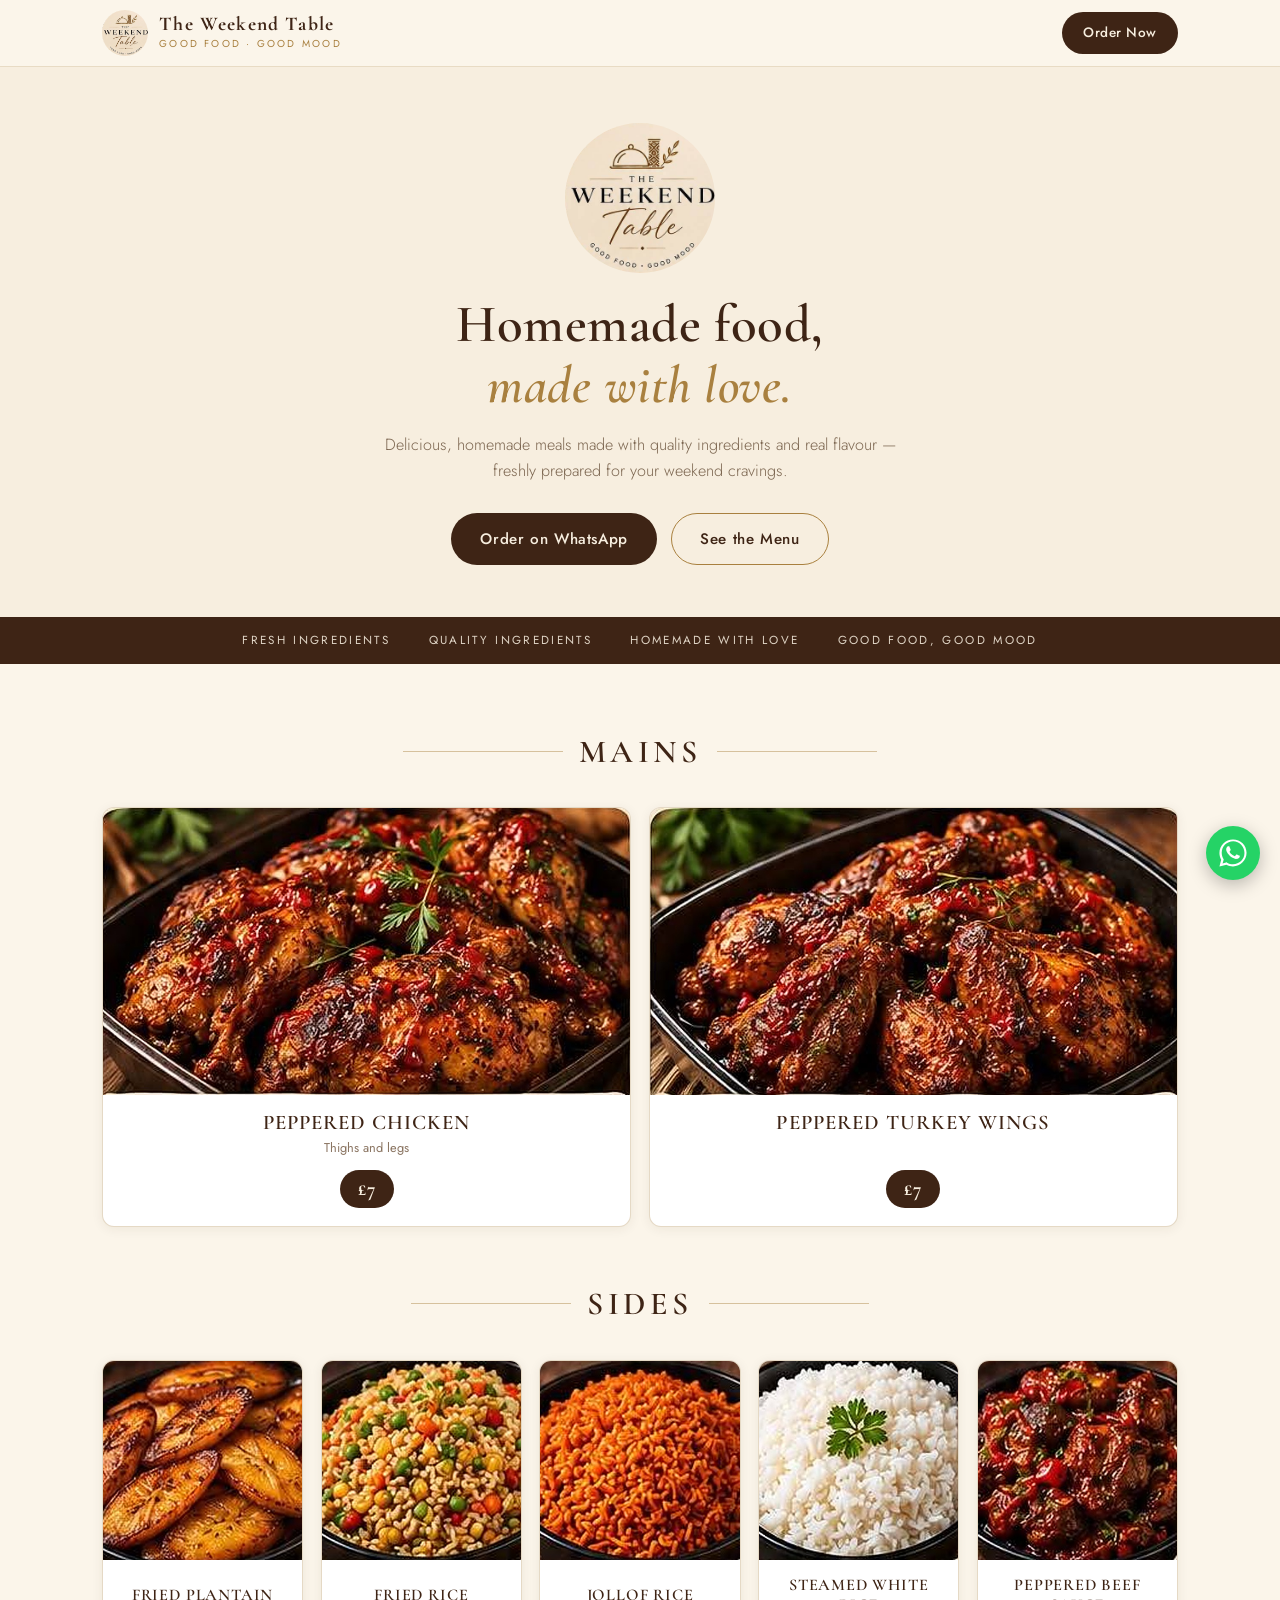
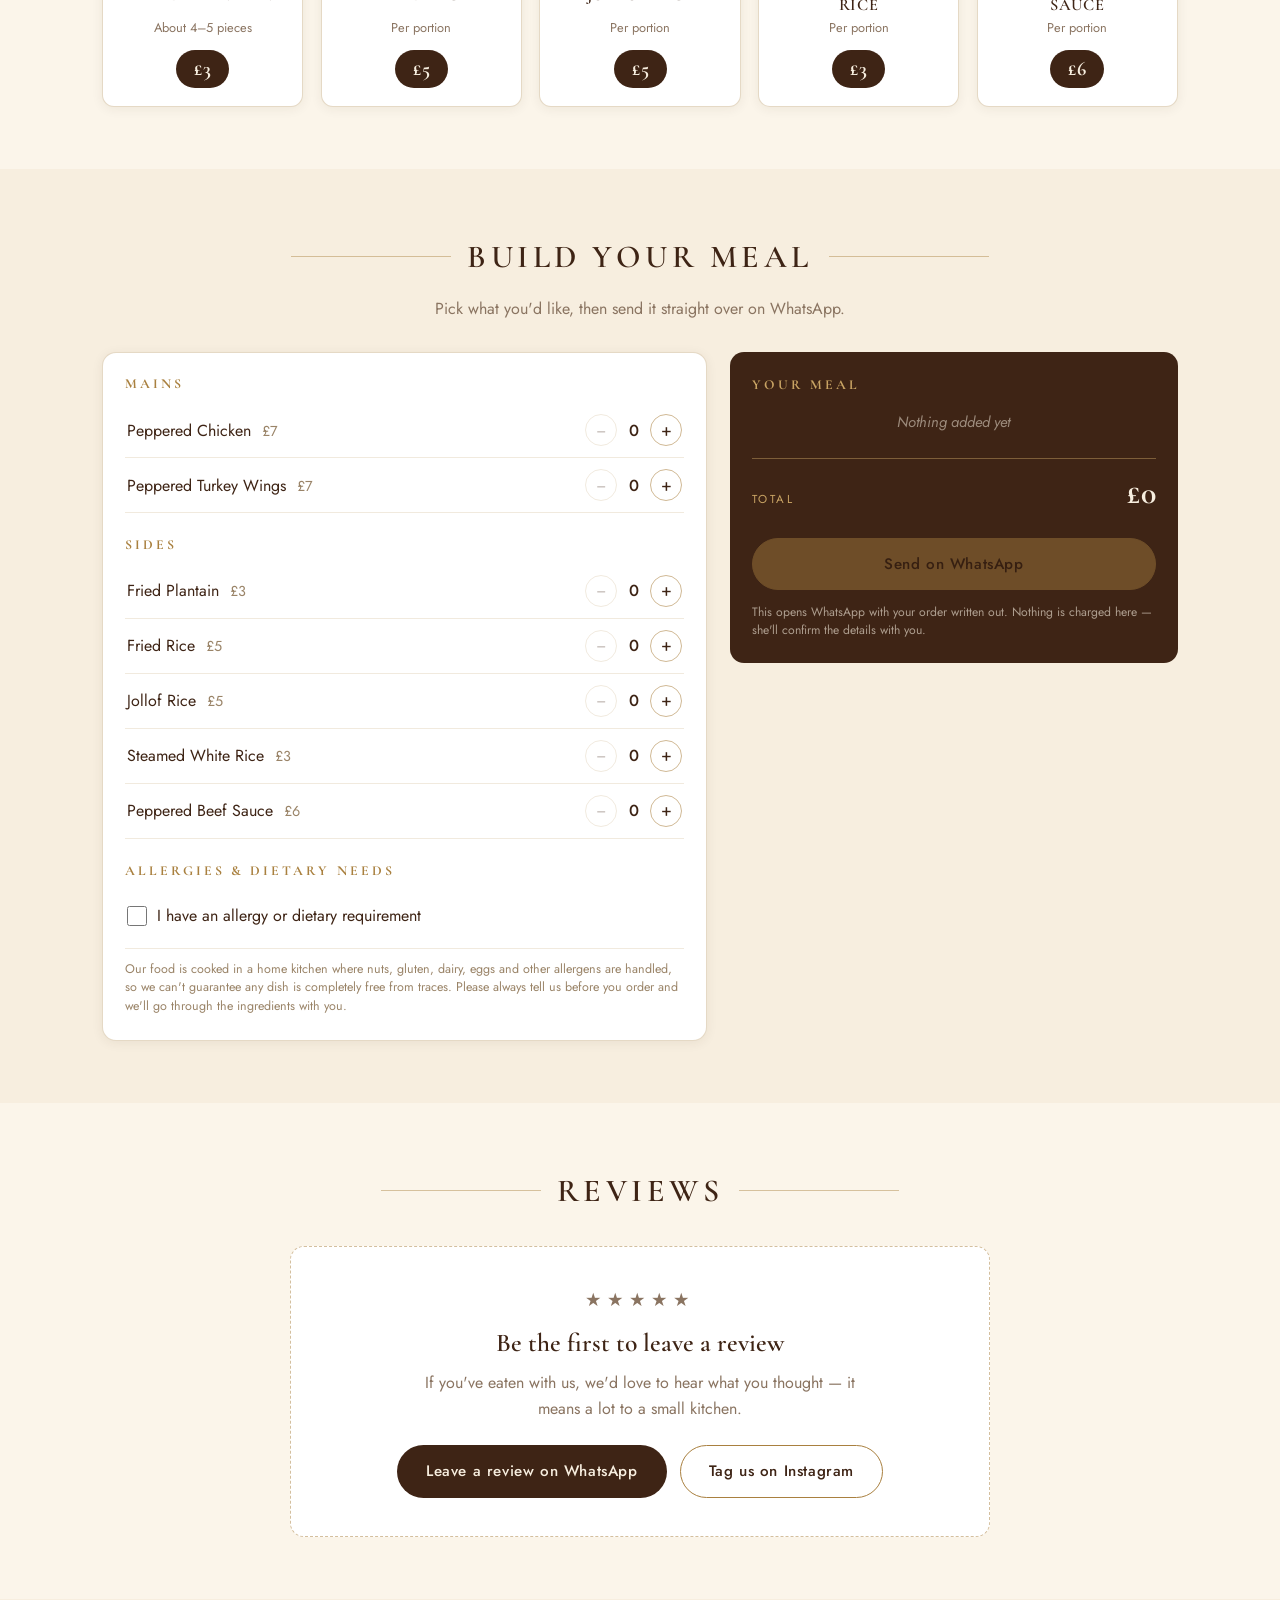
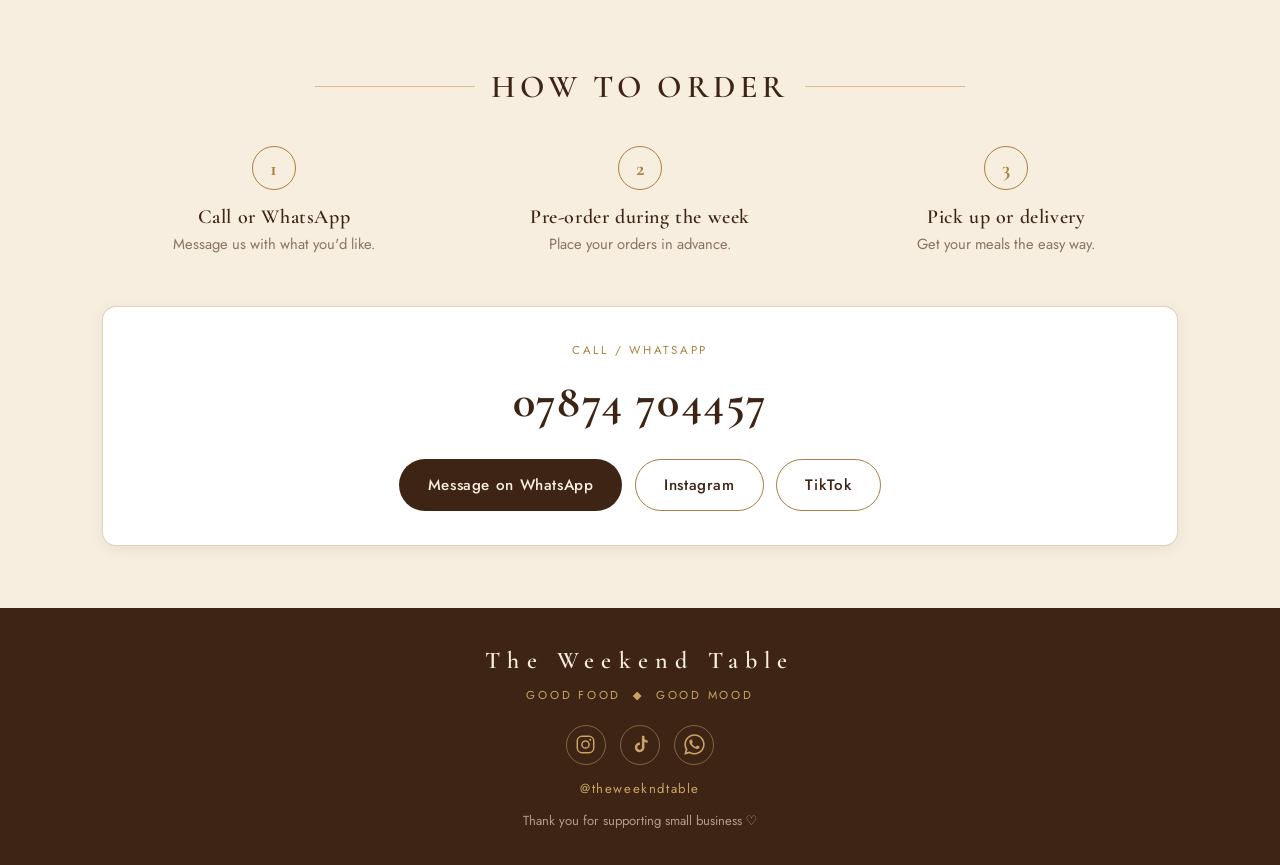
<file: index.html>
<!DOCTYPE html>
<html lang="en">
<head>
<meta charset="UTF-8">
<meta name="viewport" content="width=device-width, initial-scale=1.0">
<title>The Weekend Table — Good Food, Good Mood</title>
<meta name="description" content="Homemade food, made with love. Peppered chicken, turkey wings, jollof and fried rice. Pre-order during the week. Call or WhatsApp 07874 704457.">
<link rel="preconnect" href="https://fonts.googleapis.com">
<link rel="preconnect" href="https://fonts.gstatic.com" crossorigin>
<link href="https://fonts.googleapis.com/css2?family=Cormorant+Garamond:wght@500;600;700&family=Jost:wght@300;400;500;600&display=swap" rel="stylesheet">
<link rel="stylesheet" href="styles.css">
</head>
<body>

<header class="site-header">
  <div class="wrap header-inner">
    <a href="#top" class="brand">
      <img src="assets/logo.jpg" alt="The Weekend Table" class="brand-mark">
      <span class="brand-text">
        <strong>The Weekend Table</strong>
        <em>Good food &middot; Good mood</em>
      </span>
    </a>
    <a href="#build" class="btn btn-solid btn-sm">Order Now</a>
  </div>
</header>

<!-- Hero -->
<section class="hero" id="top">
  <div class="wrap hero-inner">
    <img src="assets/logo.jpg" alt="The Weekend Table" class="hero-logo">
    <h1>Homemade food,<br><span class="script">made with love.</span></h1>
    <p>Delicious, homemade meals made with quality ingredients and real flavour &mdash; freshly prepared for your weekend cravings.</p>
    <div class="hero-actions">
      <a href="https://wa.me/447874704457" class="btn btn-solid" target="_blank" rel="noopener">Order on WhatsApp</a>
      <a href="#menu" class="btn btn-ghost-dark">See the Menu</a>
    </div>
  </div>
</section>

<!-- Trust strip -->
<div class="strip">
  <div class="wrap strip-inner">
    <span>Fresh ingredients</span>
    <span>Quality ingredients</span>
    <span>Homemade with love</span>
    <span>Good food, good mood</span>
  </div>
</div>

<!-- Menu -->
<section class="section" id="menu">
  <div class="wrap">
    <h2 class="rule">Mains</h2>
    <div class="grid grid-2">
      <article class="card">
        <div class="card-img" style="background-image:url('assets/mains-chicken.jpg')"></div>
        <div class="card-body">
          <h3>Peppered Chicken</h3>
          <p>Thighs and legs</p>
          <span class="price">£7</span>
        </div>
      </article>
      <article class="card">
        <div class="card-img" style="background-image:url('assets/mains-turkey.jpg')"></div>
        <div class="card-body">
          <h3>Peppered Turkey Wings</h3>
          <p>&nbsp;</p>
          <span class="price">£7</span>
        </div>
      </article>
    </div>

    <h2 class="rule">Sides</h2>
    <div class="grid grid-5">
      <article class="card card-sm">
        <div class="card-img" style="background-image:url('assets/side-plantain.jpg')"></div>
        <div class="card-body">
          <h3>Fried Plantain</h3>
          <p>About 4&ndash;5 pieces</p>
          <span class="price">£3</span>
        </div>
      </article>
      <article class="card card-sm">
        <div class="card-img" style="background-image:url('assets/side-friedrice.jpg')"></div>
        <div class="card-body">
          <h3>Fried Rice</h3>
          <p>Per portion</p>
          <span class="price">£5</span>
        </div>
      </article>
      <article class="card card-sm">
        <div class="card-img" style="background-image:url('assets/side-jollof.jpg')"></div>
        <div class="card-body">
          <h3>Jollof Rice</h3>
          <p>Per portion</p>
          <span class="price">£5</span>
        </div>
      </article>
      <article class="card card-sm">
        <div class="card-img" style="background-image:url('assets/side-whiterice.jpg')"></div>
        <div class="card-body">
          <h3>Steamed White Rice</h3>
          <p>Per portion</p>
          <span class="price">£3</span>
        </div>
      </article>
      <article class="card card-sm">
        <div class="card-img" style="background-image:url('assets/side-beef.jpg')"></div>
        <div class="card-body">
          <h3>Peppered Beef Sauce</h3>
          <p>Per portion</p>
          <span class="price">£6</span>
        </div>
      </article>
    </div>
  </div>
</section>

<!-- Build a meal -->
<section class="section section-alt" id="build">
  <div class="wrap">
    <h2 class="rule">Build Your Meal</h2>
    <p class="build-lead">Pick what you'd like, then send it straight over on WhatsApp.</p>

    <div class="build-box">
      <div class="build-col">
        <h4>Mains</h4>
        <div class="pick" data-name="Peppered Chicken" data-price="7">
          <span class="pick-name">Peppered Chicken <em>£7</em></span>
          <span class="stepper">
            <button type="button" class="minus" aria-label="Remove one Peppered Chicken">&minus;</button>
            <output class="qty">0</output>
            <button type="button" class="plus" aria-label="Add one Peppered Chicken">+</button>
          </span>
        </div>
        <div class="pick" data-name="Peppered Turkey Wings" data-price="7">
          <span class="pick-name">Peppered Turkey Wings <em>£7</em></span>
          <span class="stepper">
            <button type="button" class="minus" aria-label="Remove one Peppered Turkey Wings">&minus;</button>
            <output class="qty">0</output>
            <button type="button" class="plus" aria-label="Add one Peppered Turkey Wings">+</button>
          </span>
        </div>

        <h4>Sides</h4>
        <div class="pick" data-name="Fried Plantain" data-price="3">
          <span class="pick-name">Fried Plantain <em>£3</em></span>
          <span class="stepper">
            <button type="button" class="minus" aria-label="Remove one Fried Plantain">&minus;</button>
            <output class="qty">0</output>
            <button type="button" class="plus" aria-label="Add one Fried Plantain">+</button>
          </span>
        </div>
        <div class="pick" data-name="Fried Rice" data-price="5">
          <span class="pick-name">Fried Rice <em>£5</em></span>
          <span class="stepper">
            <button type="button" class="minus" aria-label="Remove one Fried Rice">&minus;</button>
            <output class="qty">0</output>
            <button type="button" class="plus" aria-label="Add one Fried Rice">+</button>
          </span>
        </div>
        <div class="pick" data-name="Jollof Rice" data-price="5">
          <span class="pick-name">Jollof Rice <em>£5</em></span>
          <span class="stepper">
            <button type="button" class="minus" aria-label="Remove one Jollof Rice">&minus;</button>
            <output class="qty">0</output>
            <button type="button" class="plus" aria-label="Add one Jollof Rice">+</button>
          </span>
        </div>
        <div class="pick" data-name="Steamed White Rice" data-price="3">
          <span class="pick-name">Steamed White Rice <em>£3</em></span>
          <span class="stepper">
            <button type="button" class="minus" aria-label="Remove one Steamed White Rice">&minus;</button>
            <output class="qty">0</output>
            <button type="button" class="plus" aria-label="Add one Steamed White Rice">+</button>
          </span>
        </div>
        <div class="pick" data-name="Peppered Beef Sauce" data-price="6">
          <span class="pick-name">Peppered Beef Sauce <em>£6</em></span>
          <span class="stepper">
            <button type="button" class="minus" aria-label="Remove one Peppered Beef Sauce">&minus;</button>
            <output class="qty">0</output>
            <button type="button" class="plus" aria-label="Add one Peppered Beef Sauce">+</button>
          </span>
        </div>

        <h4>Allergies &amp; Dietary Needs</h4>
        <div class="allergy">
          <label class="allergy-check">
            <input type="checkbox" id="allergy-toggle">
            <span>I have an allergy or dietary requirement</span>
          </label>
          <div class="allergy-detail" id="allergy-detail" hidden>
            <label for="allergy-text">Please tell us what to avoid</label>
            <textarea id="allergy-text" rows="2" placeholder="e.g. peanuts, dairy, gluten, shellfish"></textarea>
          </div>
          <p class="allergy-note">Our food is cooked in a home kitchen where nuts, gluten, dairy, eggs and other allergens are handled, so we can't guarantee any dish is completely free from traces. Please always tell us before you order and we'll go through the ingredients with you.</p>
        </div>
      </div>

      <aside class="build-summary">
        <h4>Your Meal</h4>
        <ul id="summary-list"><li class="empty">Nothing added yet</li></ul>
        <p class="summary-total"><span>Total</span><strong id="summary-total">£0</strong></p>
        <a href="https://wa.me/447874704457" id="send-order" class="btn btn-solid" target="_blank" rel="noopener">Send on WhatsApp</a>
        <p class="summary-note">This opens WhatsApp with your order written out. Nothing is charged here &mdash; she'll confirm the details with you.</p>
      </aside>
    </div>
  </div>
</section>

<!-- Reviews -->
<section class="section" id="reviews">
  <div class="wrap">
    <h2 class="rule">Reviews</h2>

    <!--
      REAL REVIEWS GO HERE.
      Copy one block below into .reviews-grid for each genuine customer review,
      then delete the .reviews-empty block underneath.

      <article class="review">
        <p class="review-stars">&#9733;&#9733;&#9733;&#9733;&#9733;</p>
        <blockquote>Their exact words, nothing added.</blockquote>
        <p class="review-by">First name, area</p>
      </article>
    -->
    <div class="reviews-grid"></div>

    <div class="reviews-empty">
      <p class="reviews-stars">&#9733;&#9733;&#9733;&#9733;&#9733;</p>
      <h3>Be the first to leave a review</h3>
      <p>If you've eaten with us, we'd love to hear what you thought &mdash; it means a lot to a small kitchen.</p>
      <div class="reviews-actions">
        <a href="https://wa.me/447874704457?text=Hi!%20I'd%20like%20to%20leave%20a%20review%20for%20The%20Weekend%20Table%3A%0A%0A" class="btn btn-solid" target="_blank" rel="noopener">Leave a review on WhatsApp</a>
        <a href="https://www.instagram.com/theweekndtable" class="btn btn-ghost-dark" target="_blank" rel="noopener">Tag us on Instagram</a>
      </div>
    </div>
  </div>
</section>

<!-- How to order -->
<section class="section section-alt" id="order">
  <div class="wrap">
    <h2 class="rule">How to Order</h2>
    <div class="steps">
      <div class="step">
        <span class="step-n">1</span>
        <h3>Call or WhatsApp</h3>
        <p>Message us with what you'd like.</p>
      </div>
      <div class="step">
        <span class="step-n">2</span>
        <h3>Pre-order during the week</h3>
        <p>Place your orders in advance.</p>
      </div>
      <div class="step">
        <span class="step-n">3</span>
        <h3>Pick up or delivery</h3>
        <p>Get your meals the easy way.</p>
      </div>
    </div>

    <div class="contact-card">
      <p class="contact-label">Call / WhatsApp</p>
      <a href="tel:+447874704457" class="contact-phone">07874 704457</a>
      <div class="contact-actions">
        <a href="https://wa.me/447874704457" class="btn btn-solid" target="_blank" rel="noopener">Message on WhatsApp</a>
        <a href="https://www.instagram.com/theweekndtable" class="btn btn-ghost-dark" target="_blank" rel="noopener">Instagram</a>
        <a href="https://www.tiktok.com/@theweekndtable" class="btn btn-ghost-dark" target="_blank" rel="noopener">TikTok</a>
      </div>
    </div>
  </div>
</section>

<footer class="site-footer">
  <div class="wrap">
    <p class="foot-name">The Weekend Table</p>
    <p class="foot-tag">Good food &nbsp;&#9670;&nbsp; Good mood</p>
    <div class="foot-social">
      <a href="https://www.instagram.com/theweekndtable" target="_blank" rel="noopener" aria-label="Instagram">
        <svg viewBox="0 0 24 24" width="21" height="21" fill="none" stroke="currentColor" stroke-width="1.7" stroke-linecap="round"><rect x="2.6" y="2.6" width="18.8" height="18.8" rx="5.4"/><circle cx="12" cy="12" r="4.1"/><circle cx="17.5" cy="6.5" r="1.1" fill="currentColor" stroke="none"/></svg>
      </a>
      <a href="https://www.tiktok.com/@theweekndtable" target="_blank" rel="noopener" aria-label="TikTok">
        <svg viewBox="0 0 24 24" width="21" height="21" fill="currentColor"><path d="M16.5 2h-2.9v13.3a2.6 2.6 0 1 1-2.2-2.6v-2.9a5.5 5.5 0 1 0 5.1 5.5V8.9a6.4 6.4 0 0 0 3.7 1.2V7.2a3.6 3.6 0 0 1-3.7-3.6V2z"/></svg>
      </a>
      <a href="https://wa.me/447874704457" target="_blank" rel="noopener" aria-label="WhatsApp">
        <svg viewBox="0 0 32 32" width="21" height="21" fill="currentColor"><path d="M16 .5C7.4.5.5 7.4.5 16c0 2.8.7 5.4 2 7.7L.5 31.5l8-2.1c2.2 1.2 4.8 1.9 7.5 1.9 8.6 0 15.5-6.9 15.5-15.5S24.6.5 16 .5zm0 28.3c-2.4 0-4.7-.6-6.7-1.8l-.5-.3-4.7 1.2 1.3-4.6-.3-.5c-1.3-2.1-2-4.5-2-7 0-7.2 5.9-13.1 13.1-13.1S29.1 8.8 29.1 16 23.2 28.8 16 28.8zm7.2-9.8c-.4-.2-2.3-1.1-2.7-1.3-.4-.1-.6-.2-.9.2s-1 1.3-1.2 1.5c-.2.2-.4.3-.8.1s-1.7-.6-3.2-2c-1.2-1-2-2.3-2.2-2.7s0-.6.2-.8c.2-.2.4-.4.5-.7.2-.2.2-.4.4-.6.1-.3 0-.5 0-.7s-.9-2.1-1.2-2.9c-.3-.8-.6-.7-.9-.7h-.7c-.2 0-.6.1-1 .5s-1.3 1.3-1.3 3.1 1.4 3.6 1.5 3.9c.2.2 2.7 4.2 6.6 5.9.9.4 1.6.6 2.2.8.9.3 1.7.2 2.4.1.7-.1 2.3-.9 2.6-1.8.3-.9.3-1.7.2-1.8-.1-.2-.3-.3-.7-.5z"/></svg>
      </a>
    </div>
    <p class="foot-handle">@theweekndtable</p>
    <p class="foot-thanks">Thank you for supporting small business &#9825;</p>
  </div>
</footer>

<a href="https://wa.me/447874704457" class="wa-float" target="_blank" rel="noopener" aria-label="WhatsApp">
  <svg viewBox="0 0 32 32" width="28" height="28" fill="currentColor"><path d="M16 .5C7.4.5.5 7.4.5 16c0 2.8.7 5.4 2 7.7L.5 31.5l8-2.1c2.2 1.2 4.8 1.9 7.5 1.9 8.6 0 15.5-6.9 15.5-15.5S24.6.5 16 .5zm0 28.3c-2.4 0-4.7-.6-6.7-1.8l-.5-.3-4.7 1.2 1.3-4.6-.3-.5c-1.3-2.1-2-4.5-2-7 0-7.2 5.9-13.1 13.1-13.1S29.1 8.8 29.1 16 23.2 28.8 16 28.8zm7.2-9.8c-.4-.2-2.3-1.1-2.7-1.3-.4-.1-.6-.2-.9.2s-1 1.3-1.2 1.5c-.2.2-.4.3-.8.1s-1.7-.6-3.2-2c-1.2-1-2-2.3-2.2-2.7s0-.6.2-.8c.2-.2.4-.4.5-.7.2-.2.2-.4.4-.6.1-.3 0-.5 0-.7s-.9-2.1-1.2-2.9c-.3-.8-.6-.7-.9-.7h-.7c-.2 0-.6.1-1 .5s-1.3 1.3-1.3 3.1 1.4 3.6 1.5 3.9c.2.2 2.7 4.2 6.6 5.9.9.4 1.6.6 2.2.8.9.3 1.7.2 2.4.1.7-.1 2.3-.9 2.6-1.8.3-.9.3-1.7.2-1.8-.1-.2-.3-.3-.7-.5z"/></svg>
</a>

<script src="script.js"></script>
</body>
</html>
</file>
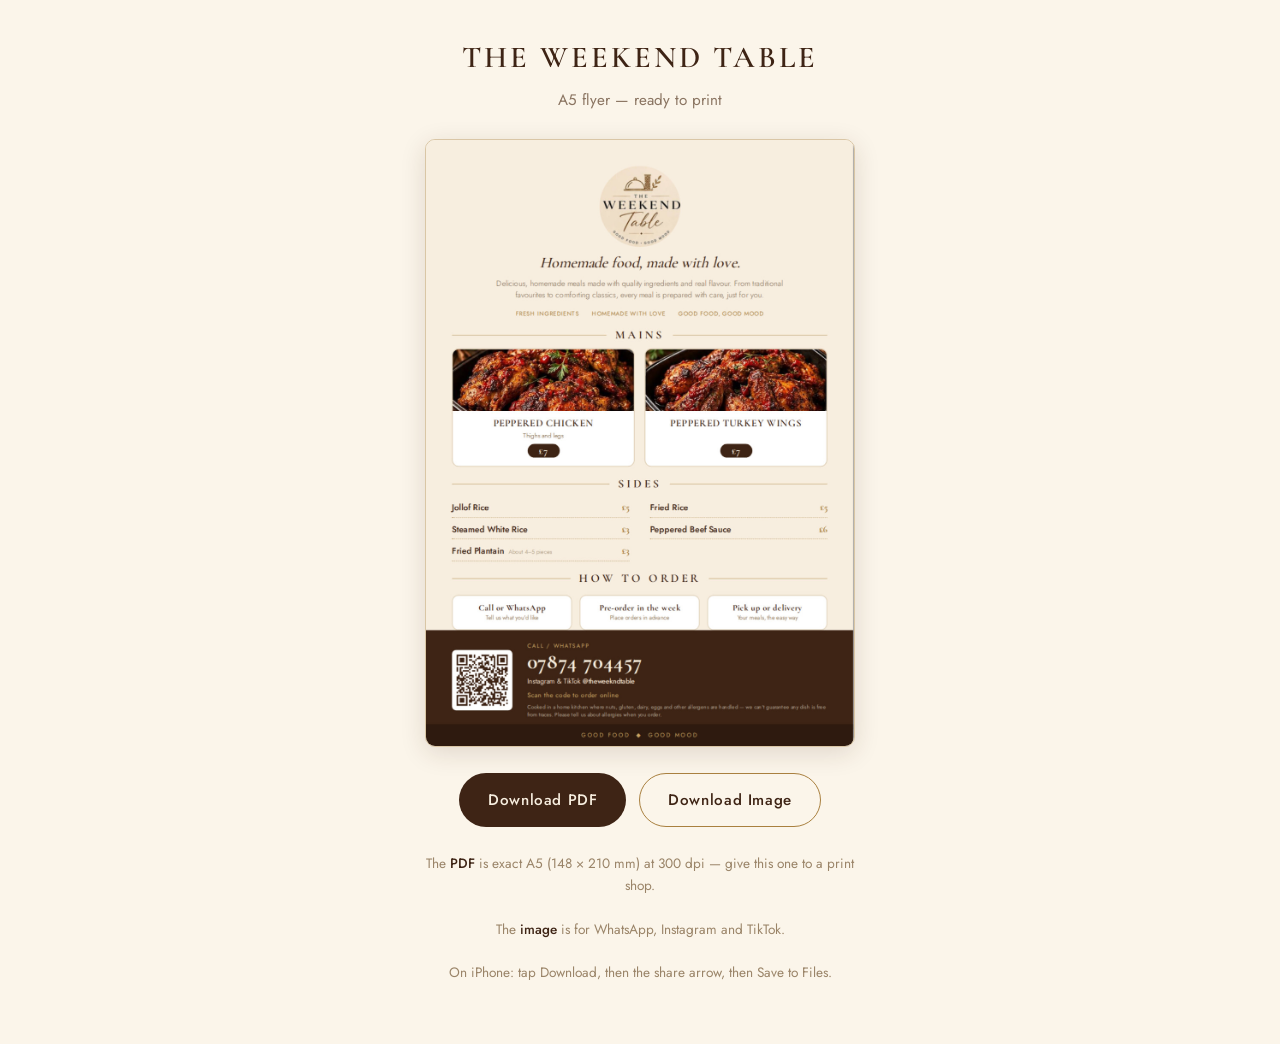
<file: flyer/index.html>
<!DOCTYPE html>
<html lang="en">
<head>
<meta charset="UTF-8">
<meta name="viewport" content="width=device-width, initial-scale=1.0">
<title>The Weekend Table — A5 Flyer Download</title>
<link href="https://fonts.googleapis.com/css2?family=Cormorant+Garamond:wght@600;700&family=Jost:wght@300;400;500&display=swap" rel="stylesheet">
<style>
  *{margin:0;padding:0;box-sizing:border-box}
  body{font-family:'Jost',sans-serif;background:#FBF5EA;color:#4A3526;
    display:flex;flex-direction:column;align-items:center;padding:34px 20px 60px;line-height:1.6}
  h1{font-family:'Cormorant Garamond',serif;font-size:1.9rem;font-weight:600;
    letter-spacing:.1em;text-transform:uppercase;color:#3E2415;text-align:center}
  p.sub{color:#8A7461;margin-top:.35rem;text-align:center;font-size:.95rem}
  img.flyer{max-width:430px;width:100%;margin:26px 0;border:1px solid rgba(169,128,63,.4);
    border-radius:10px;box-shadow:0 6px 26px rgba(62,36,21,.14)}
  .actions{display:flex;gap:.8rem;flex-wrap:wrap;justify-content:center}
  a.btn{display:inline-block;padding:14px 28px;border-radius:999px;font-weight:500;
    font-size:.95rem;letter-spacing:.04em;text-decoration:none;border:1.5px solid transparent;transition:.2s}
  a.solid{background:#3E2415;color:#F7EEDF}
  a.solid:hover{background:#5A3A24}
  a.ghost{border-color:#A9803F;color:#3E2415}
  a.ghost:hover{background:rgba(169,128,63,.12)}
  .note{margin-top:26px;max-width:430px;font-size:.85rem;color:#9A8468;text-align:center}
  .note b{color:#3E2415;font-weight:500}
</style>
</head>
<body>
  <h1>The Weekend Table</h1>
  <p class="sub">A5 flyer &mdash; ready to print</p>
  <img class="flyer" src="preview.jpg" alt="The Weekend Table A5 flyer">
  <div class="actions">
    <a class="btn solid" href="weekend-table-flyer-a5.pdf" target="_blank" rel="noopener">Download PDF</a>
    <a class="btn ghost" href="weekend-table-flyer-a5-hires.png" target="_blank" rel="noopener">Download Image</a>
  </div>
  <p class="note">
    The <b>PDF</b> is exact A5 (148 &times; 210&nbsp;mm) at 300&nbsp;dpi &mdash; give this one to a print shop.<br><br>
    The <b>image</b> is for WhatsApp, Instagram and TikTok.<br><br>
    On iPhone: tap Download, then the share arrow, then Save to Files.
  </p>
</body>
</html>
</file>
<file: styles.css>
:root{
  --cream:#F7EEDF;
  --cream-2:#FBF5EA;
  --brown:#3E2415;
  --brown-2:#5A3A24;
  --gold:#A9803F;
  --gold-soft:#C9A464;
  --ink:#4A3526;
}
*{margin:0;padding:0;box-sizing:border-box}
html{scroll-behavior:smooth}
body{font-family:'Jost',system-ui,sans-serif;color:var(--ink);background:var(--cream-2);line-height:1.6;-webkit-font-smoothing:antialiased}
img{max-width:100%;display:block}
a{color:inherit;text-decoration:none}
.wrap{max-width:1120px;margin:0 auto;padding:0 22px}

/* Buttons */
.btn{display:inline-block;padding:13px 28px;border-radius:999px;font-weight:500;font-size:.95rem;
  letter-spacing:.04em;transition:.2s;border:1.5px solid transparent;white-space:nowrap}
.btn-solid{background:var(--brown);color:var(--cream);}
.btn-solid:hover{background:var(--brown-2)}
.btn-ghost{border-color:rgba(255,255,255,.75);color:#fff}
.btn-ghost:hover{background:rgba(255,255,255,.14)}
.btn-ghost-dark{border-color:var(--gold);color:var(--brown)}
.btn-ghost-dark:hover{background:rgba(169,128,63,.12)}
.btn-sm{padding:9px 20px;font-size:.85rem}

/* Header */
.site-header{position:sticky;top:0;z-index:50;background:rgba(251,245,234,.94);
  backdrop-filter:blur(8px);border-bottom:1px solid rgba(169,128,63,.22)}
.header-inner{display:flex;align-items:center;justify-content:space-between;padding-top:10px;padding-bottom:10px;gap:1rem}
.brand{display:flex;align-items:center;gap:.7rem}
.brand-mark{width:46px;height:46px;border-radius:50%;object-fit:cover}
.brand-text strong{display:block;font-family:'Cormorant Garamond',serif;font-size:1.22rem;
  font-weight:700;letter-spacing:.06em;color:var(--brown);line-height:1.1}
.brand-text em{display:block;font-style:normal;font-size:.63rem;letter-spacing:.22em;
  text-transform:uppercase;color:var(--gold)}

/* Hero — plain cream, matching her menu card */
.hero{position:relative;display:flex;align-items:center;text-align:center;
  background:var(--cream);color:var(--brown);overflow:hidden}
.hero-inner{position:relative;z-index:2;padding:56px 22px 52px}
.hero-logo{width:150px;height:150px;border-radius:50%;object-fit:cover;margin:0 auto 1.3rem}
.hero h1{font-family:'Cormorant Garamond',serif;font-weight:600;font-size:clamp(2.1rem,5.2vw,3.3rem);
  line-height:1.16;letter-spacing:.01em;color:var(--brown)}
.hero h1 .script{color:var(--gold);font-style:italic}
.hero p{max-width:520px;margin:1rem auto 1.8rem;color:#7C6650;font-weight:300;font-size:1.01rem}
.hero-actions{display:flex;gap:.9rem;justify-content:center;flex-wrap:wrap}

/* Trust strip */
.strip{background:var(--brown);color:var(--cream)}
.strip-inner{display:flex;justify-content:center;gap:2.4rem;flex-wrap:wrap;
  padding-top:14px;padding-bottom:14px;font-size:.73rem;letter-spacing:.2em;text-transform:uppercase}
.strip span{opacity:.88}

/* Sections */
.section{padding:62px 0}
.section-alt{background:var(--cream)}
h2.rule{font-family:'Cormorant Garamond',serif;font-weight:600;font-size:2rem;letter-spacing:.14em;
  text-transform:uppercase;color:var(--brown);text-align:center;margin-bottom:1.9rem;
  display:flex;align-items:center;gap:1rem;justify-content:center}
h2.rule::before,h2.rule::after{content:'';height:1px;background:rgba(169,128,63,.45);flex:1;max-width:160px}

/* Cards */
.grid{display:grid;gap:1.1rem}
.grid-2{grid-template-columns:repeat(2,1fr);margin-bottom:3.2rem}
.grid-5{grid-template-columns:repeat(5,1fr)}
.card{background:#fff;border:1px solid rgba(169,128,63,.3);border-radius:12px;overflow:hidden;
  box-shadow:0 2px 12px rgba(62,36,21,.07);transition:.22s}
.card:hover{transform:translateY(-3px);box-shadow:0 10px 24px rgba(62,36,21,.13)}
.card-img{aspect-ratio:460/250;background-size:cover;background-position:center}
.card-sm .card-img{aspect-ratio:1/1}
.card-body{padding:16px 16px 18px;text-align:center}
.card-body h3{font-family:'Cormorant Garamond',serif;font-size:1.3rem;font-weight:600;
  letter-spacing:.05em;color:var(--brown);text-transform:uppercase;line-height:1.2}
.card-sm .card-body h3{font-size:1.02rem;min-height:2.45em;display:flex;align-items:center;justify-content:center}
.card-body p{font-size:.8rem;color:#8A7461;margin-top:.15rem}
.price{display:inline-block;margin-top:.7rem;background:var(--brown);color:var(--cream);
  font-family:'Cormorant Garamond',serif;font-size:1.25rem;font-weight:700;
  padding:3px 18px;border-radius:999px}

/* Build a meal */
.build-lead{text-align:center;color:#8A7461;margin:-1rem 0 1.9rem}
.build-box{display:grid;grid-template-columns:1.35fr 1fr;gap:1.4rem;align-items:start}
.build-col{background:#fff;border:1px solid rgba(169,128,63,.3);border-radius:14px;padding:20px 22px 24px;
  box-shadow:0 2px 12px rgba(62,36,21,.07)}
.build-col h4,.build-summary h4{font-family:'Cormorant Garamond',serif;font-size:.86rem;font-weight:700;
  letter-spacing:.22em;text-transform:uppercase;color:var(--gold);margin:1.3rem 0 .5rem}
.build-col h4:first-child{margin-top:0}
.pick{display:flex;align-items:center;justify-content:space-between;gap:1rem;
  padding:11px 2px;border-bottom:1px solid rgba(169,128,63,.17)}
.pick:last-child{border-bottom:0}
.pick-name{font-size:1rem;color:var(--brown)}
.pick-name em{font-style:normal;color:#9A8468;font-size:.9rem;margin-left:.35rem}
.pick.chosen .pick-name{font-weight:500}
.stepper{display:flex;align-items:center;gap:.1rem;flex:none}
.stepper button{width:32px;height:32px;border-radius:50%;border:1.5px solid rgba(169,128,63,.55);
  background:transparent;color:var(--brown);font-size:1.1rem;line-height:1;cursor:pointer;
  font-family:inherit;transition:.15s}
.stepper button:hover:not(:disabled){background:var(--gold);border-color:var(--gold);color:#fff}
.stepper button:disabled{opacity:.3;cursor:default}
.qty{min-width:30px;text-align:center;font-weight:500;color:var(--brown)}

.allergy{padding-top:.3rem}
.allergy-check{display:flex;align-items:center;gap:.65rem;cursor:pointer;padding:8px 2px}
.allergy-check input{width:20px;height:20px;accent-color:var(--gold);cursor:pointer;flex:none}
.allergy-check span{font-size:1rem;color:var(--brown)}
.allergy-detail{margin:.4rem 0 .2rem}
.allergy-detail label{display:block;font-size:.8rem;color:#8A7461;margin-bottom:.35rem}
.allergy-detail textarea{width:100%;font-family:inherit;font-size:.95rem;color:var(--brown);
  padding:10px 12px;border:1.5px solid rgba(169,128,63,.45);border-radius:10px;
  background:var(--cream-2);resize:vertical}
.allergy-detail textarea:focus{outline:none;border-color:var(--gold)}
.allergy-note{font-size:.78rem;line-height:1.5;color:#9A8468;margin-top:.7rem;
  padding-top:.7rem;border-top:1px solid rgba(169,128,63,.17)}
.summary-allergy{display:block !important;font-size:.85rem !important;color:var(--gold-soft);
  border-bottom:0 !important;padding-top:.6rem !important}

.build-summary{background:var(--brown);color:var(--cream);border-radius:14px;padding:22px 22px 24px;
  position:sticky;top:86px}
.build-summary h4{color:var(--gold-soft);margin-top:0}
#summary-list{list-style:none;margin:0 0 1rem}
#summary-list li{display:flex;justify-content:space-between;gap:.8rem;
  padding:7px 0;font-size:.93rem;border-bottom:1px solid rgba(255,255,255,.1)}
#summary-list li.empty{justify-content:center;opacity:.5;border-bottom:0;font-style:italic}
.summary-total{display:flex;justify-content:space-between;align-items:baseline;
  padding-top:.5rem;border-top:1px solid rgba(201,164,100,.45);margin-bottom:1.2rem}
.summary-total span{font-size:.72rem;letter-spacing:.22em;text-transform:uppercase;color:var(--gold-soft)}
.summary-total strong{font-family:'Cormorant Garamond',serif;font-size:2rem;font-weight:700}
.build-summary .btn-solid{display:block;text-align:center;background:var(--gold);color:#2E1A0E;border-color:var(--gold)}
.build-summary .btn-solid:hover{background:var(--gold-soft)}
.build-summary .btn-solid.is-disabled{opacity:.45;pointer-events:none}
.summary-note{font-size:.76rem;opacity:.6;margin-top:.9rem;line-height:1.45}

/* Reviews */
.reviews-grid{display:grid;gap:1.1rem}
.reviews-grid:not(:empty){grid-template-columns:repeat(3,1fr);margin-bottom:1.6rem}
.review{background:#fff;border:1px solid rgba(169,128,63,.3);border-radius:14px;padding:24px 22px;
  text-align:center;box-shadow:0 2px 12px rgba(62,36,21,.07)}
.review-stars{color:var(--gold);letter-spacing:.22em;font-size:.95rem}
.review blockquote{font-family:'Cormorant Garamond',serif;font-size:1.22rem;line-height:1.5;
  color:var(--brown);margin:.7rem 0 1rem;font-style:italic}
.review-by{font-size:.74rem;letter-spacing:.2em;text-transform:uppercase;color:#9A8468}

.reviews-empty{background:#fff;border:1px dashed rgba(169,128,63,.5);border-radius:14px;
  padding:38px 24px;text-align:center;max-width:700px;margin:0 auto}
.reviews-stars{color:var(--gold-soft);letter-spacing:.3em;font-size:1.15rem}
.reviews-empty h3{font-family:'Cormorant Garamond',serif;font-size:1.6rem;font-weight:600;
  color:var(--brown);margin:.5rem 0 .4rem}
.reviews-empty p{color:#8A7461;max-width:430px;margin:0 auto}
.reviews-actions{display:flex;gap:.8rem;justify-content:center;flex-wrap:wrap;margin-top:1.5rem}

/* Steps */
.steps{display:grid;grid-template-columns:repeat(3,1fr);gap:1.4rem;margin-bottom:2.8rem}
.step{text-align:center;padding:4px}
.step-n{display:inline-flex;align-items:center;justify-content:center;width:44px;height:44px;
  border-radius:50%;border:1.5px solid var(--gold);color:var(--gold);
  font-family:'Cormorant Garamond',serif;font-size:1.3rem;font-weight:700;margin-bottom:.7rem}
.step h3{font-family:'Cormorant Garamond',serif;font-size:1.25rem;font-weight:600;
  color:var(--brown);letter-spacing:.03em}
.step p{font-size:.92rem;color:#8A7461}

/* Contact */
.contact-card{background:#fff;border:1px solid rgba(169,128,63,.35);border-radius:14px;
  padding:34px 22px;text-align:center;box-shadow:0 3px 16px rgba(62,36,21,.07)}
.contact-label{font-size:.72rem;letter-spacing:.24em;text-transform:uppercase;color:var(--gold)}
.contact-phone{display:inline-block;font-family:'Cormorant Garamond',serif;font-weight:700;
  font-size:clamp(2rem,5.5vw,2.9rem);color:var(--brown);letter-spacing:.03em;margin:.3rem 0 1.3rem}
.contact-actions{display:flex;gap:.8rem;justify-content:center;flex-wrap:wrap}

/* Footer */
.site-footer{background:var(--brown);color:var(--cream);text-align:center;padding:34px 0}
.foot-name{font-family:'Cormorant Garamond',serif;font-size:1.5rem;font-weight:600;letter-spacing:.3em}
.foot-tag{font-size:.72rem;letter-spacing:.24em;text-transform:uppercase;color:var(--gold-soft);margin-top:.3rem}
.foot-social{display:flex;gap:.9rem;justify-content:center;margin-top:1.3rem}
.foot-social a{width:40px;height:40px;border-radius:50%;border:1px solid rgba(201,164,100,.5);
  display:flex;align-items:center;justify-content:center;color:var(--gold-soft);transition:.18s}
.foot-social a:hover{background:var(--gold);border-color:var(--gold);color:#2E1A0E}
.foot-handle{font-size:.82rem;letter-spacing:.12em;color:var(--gold-soft);margin-top:.8rem}
.foot-thanks{font-size:.82rem;opacity:.6;margin-top:.7rem}

/* WhatsApp float */
.wa-float{position:fixed;right:20px;bottom:20px;z-index:60;width:54px;height:54px;border-radius:50%;
  background:#25D366;color:#fff;display:flex;align-items:center;justify-content:center;
  box-shadow:0 5px 18px rgba(0,0,0,.26);transition:.2s}
.wa-float:hover{transform:scale(1.07)}

@media(max-width:900px){
  .grid-5{grid-template-columns:repeat(2,1fr)}
  .steps{grid-template-columns:1fr;gap:1.6rem}
  .build-box{grid-template-columns:1fr}
  .build-summary{position:static}
  .reviews-grid:not(:empty){grid-template-columns:1fr}
}
@media(max-width:620px){
  .hero-inner{padding:42px 22px 40px}
  .hero-logo{width:120px;height:120px}
  .grid-2{grid-template-columns:1fr;margin-bottom:2.6rem}
  .section{padding:48px 0}
  .strip-inner{gap:1.1rem;font-size:.65rem}
  .brand-text strong{font-size:1.02rem}
  .brand-text em{display:none}
  .brand-mark{width:40px;height:40px}
  h2.rule{font-size:1.6rem}
  h2.rule::before,h2.rule::after{max-width:46px}
}
@media(max-width:400px){
  .grid{gap:.8rem}
  .card-sm .card-body{padding:12px 8px 14px}
  .card-sm .card-body h3{font-size:.92rem}
}
</file>
